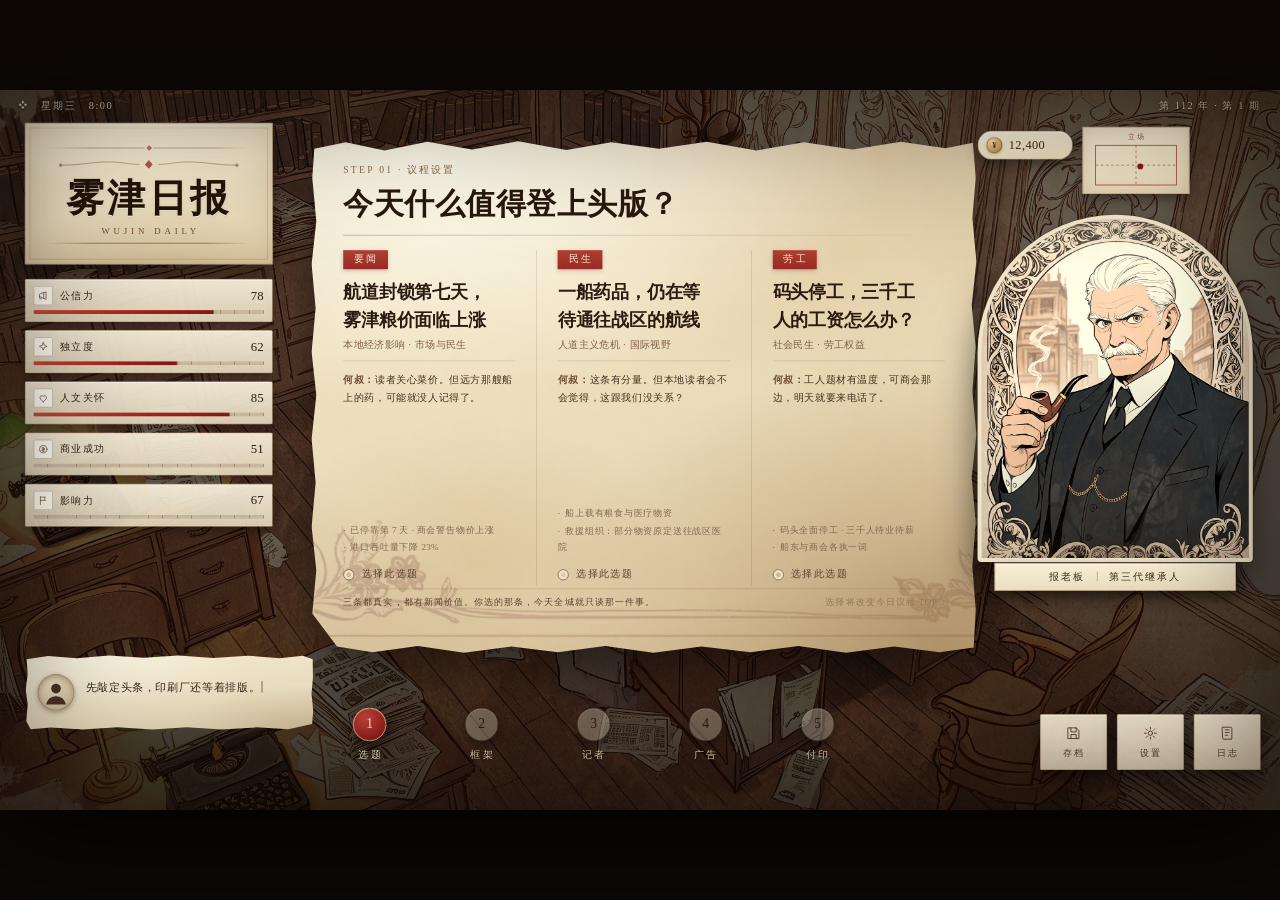
<file: proto/index.html>
<!DOCTYPE html>
<html lang="zh-CN">
<head>
<meta charset="UTF-8">
<meta name="viewport" content="width=device-width, initial-scale=1.0">
<title>雾津日报 · 编辑部版面</title>
<link rel="stylesheet" href="ui.css">
<link rel="stylesheet" href="report.css">
<link rel="stylesheet" href="mobile.css">
</head>
<body>

<div id="stage">

  <!-- 背景 -->
  <div class="bg"></div>
  <div class="bg-shade"></div>
  <div class="grain"></div>

  <!-- 顶部两角小字 -->
  <div class="corner corner-left">❖　星期三　8:00</div>
  <div class="corner corner-right">第 112 年 · 第 1 期</div>

  <!-- ============ 左：报头 + 五维 ============ -->
  <aside class="left-col">
    <div class="masthead">
      <div class="mh-rule"></div>
      <svg class="mh-orn" viewBox="0 0 240 20" aria-hidden="true">
        <path d="M8 11c30 0 42-5 66-4 16 .7 22 3 34 3"/>
        <path d="M232 11c-30 0-42-5-66-4-16 .7-22 3-34 3"/>
        <path d="M120 4.5l5 5.5-5 5.5-5-5.5z"/>
        <circle cx="8" cy="11" r="1.6"/><circle cx="232" cy="11" r="1.6"/>
      </svg>
      <h1 class="mh-name">雾津日报</h1>
      <div class="mh-en">WUJIN&nbsp;DAILY</div>
      <div class="mh-rule bottom"></div>
    </div>
    <div class="stats" id="stats"></div>
  </aside>

  <!-- ============ 中：主面板 ============ -->
  <section class="panel">
    <div class="sheet"></div>
    <div class="panel-inner" id="panelInner"></div>
  </section>

  <!-- ============ 右：现金 / 罗盘 / 立绘 ============ -->
  <aside class="right-col">
    <div class="money-row">
      <div class="cash" id="cashBox">
        <span class="coin">¥</span><span class="cash-num" id="cashNum">12,400</span>
      </div>
      <div class="compass">
        <div class="compass-label">立场</div>
        <svg viewBox="0 0 100 52" class="compass-svg">
          <rect x="3" y="3" width="94" height="46" fill="none" stroke="#a8433a" stroke-width="1.1" opacity=".85"/>
          <path d="M50 3V49M3 26H97" stroke="#a8433a" stroke-width="1" stroke-dasharray="3 3" opacity=".7"/>
          <circle id="compassDot" cx="50" cy="26" r="3.4" fill="#7d1a17"/>
        </svg>
      </div>
    </div>

    <div class="portrait-card">
      <div class="portrait">
        <img src="assets/portrait.jpg" alt="报老板">
      </div>
      <div class="nameplate"><span>报老板</span><i></i><span>第三代继承人</span></div>
    </div>
  </aside>

  <!-- ============ 底部台词 ============ -->
  <div class="dialogue">
    <div class="avatar">
      <svg viewBox="0 0 40 40" aria-hidden="true">
        <circle cx="20" cy="15" r="6.4" fill="#4a3323"/>
        <path d="M7 36c1.6-7.4 6.6-11 13-11s11.4 3.6 13 11z" fill="#4a3323"/>
      </svg>
    </div>
    <div class="line" id="line"></div>
  </div>

  <!-- ============ 五步节点 ============ -->
  <nav class="steps" id="steps">
    <div class="step" data-step="0"><span class="num">1</span><span class="cap">选题</span></div>
    <div class="step" data-step="1"><span class="num">2</span><span class="cap">框架</span></div>
    <div class="step" data-step="2"><span class="num">3</span><span class="cap">记者</span></div>
    <div class="step" data-step="3"><span class="num">4</span><span class="cap">广告</span></div>
    <div class="step" data-step="4"><span class="num">5</span><span class="cap">付印</span></div>
  </nav>

  <!-- ============ 右下工具 ============ -->
  <div class="tools">
    <button class="tool" id="btnSave">
      <svg viewBox="0 0 24 24"><path d="M4 4h12l4 4v12H4z"/><path d="M8 4v6h8V4"/><path d="M8 20v-6h8v6"/></svg>
      <span>存档</span>
    </button>
    <button class="tool" id="btnSetting">
      <svg viewBox="0 0 24 24"><circle cx="12" cy="12" r="3.2"/><path d="M12 3v3M12 18v3M3 12h3M18 12h3M5.6 5.6l2.1 2.1M16.3 16.3l2.1 2.1M18.4 5.6l-2.1 2.1M7.7 16.3l-2.1 2.1"/></svg>
      <span>设置</span>
    </button>
    <button class="tool" id="btnLog">
      <svg viewBox="0 0 24 24"><path d="M5 3h12a2 2 0 0 1 2 2v16H7a2 2 0 0 1-2-2z"/><path d="M9 7h6M9 11h6M9 15h4"/></svg>
      <span>日志</span>
    </button>
  </div>

  <!-- 2 秒反馈条 -->
  <div class="toast" id="toast"></div>

  <!-- 日志浮层 -->
  <div class="overlay" id="overlay">
    <div class="overlay-card">
      <div class="overlay-head">
        <span class="step-eyebrow">编辑部日志 · LOG</span>
        <button class="overlay-close" id="overlayClose">×</button>
      </div>
      <div class="overlay-body" id="logBody"></div>
    </div>
  </div>

</div>


<!-- ================= 终版 · 媒体画像（结算） ================= -->
<div id="reportLayer">
  <div id="rlStage">
    <div class="rl-bg"></div>
    <div class="rl-warm"></div>
    <div class="rl-vignette"></div>
    <div class="rl-bottom"></div>
    <div class="rl-grain"></div>

    <svg width="0" height="0" style="position:absolute" aria-hidden="true">
      <filter id="rlRough" x="-8%" y="-8%" width="116%" height="116%">
        <feTurbulence type="fractalNoise" baseFrequency="0.014" numOctaves="3" seed="9" result="n"/>
        <feDisplacementMap in="SourceGraphic" in2="n" scale="7" xChannelSelector="R" yChannelSelector="G"/>
      </filter>
    </svg>

    <div class="rl-topbar">
      <div class="l">
        <svg class="sun" viewBox="0 0 24 24" fill="none" stroke="#f3e2c0" stroke-width="1.4">
          <circle cx="12" cy="10" r="4.2"/>
          <path d="M12 3.2V1M12 19v-2M3.2 10H1M23 10h-2.2M5.6 3.6L4.2 2.2M19.8 17.8l-1.4-1.4M18.4 3.6l1.4-1.4M4.2 17.8l1.4-1.4"/>
          <path d="M6 17h9a3 3 0 0 0 0-6H9a3 3 0 0 1 0-6" stroke-linecap="round"/>
        </svg>
        <span>民国十三年　三月十九日</span>
      </div>
      <div class="r" id="rlIssue">第 112 年 · 第 1 期 · 已付印</div>
    </div>
    <div class="rl-hairline"></div>

    <div class="rl-masthead">
      <div class="plate rl-chip"></div>
      <img src="assets/report-logo.png" alt="雾津日报">
    </div>

    <div class="rl-rail" id="rlRail"></div>

    <div class="rl-cash rl-chip">
      <span class="coin">¥</span>
      <span class="num"><b>账上</b><span id="rlCashNum">12,400</span></span>
    </div>

    <div class="rl-sealpad rl-chip">
      <div class="rl-seal" id="rlSeal">已<br>付印</div>
    </div>

    <div class="rl-boss">
      <img src="assets/portrait_cutout.png" alt="报老板">
      <div class="tag rl-chip">报老板 · <em>第三代继承人</em></div>
    </div>

    <div class="rl-paper">
      <div class="rl-face"></div>
      <div class="rl-inner">
        <div class="rl-kicker">终版 · 媒体画像</div>
        <h1>报老板的一天</h1>
        <div class="rl-rule"></div>

        <div class="rl-rank">
          <span class="lb">报格</span>
          <span class="nm" id="rlRankName">地方良心</span>
          <span class="sub" id="rlRankSub">四轴居中</span>
        </div>
        <div class="rl-desc" id="rlRankDesc"></div>

        <div class="rl-charts">
          <div class="rl-chart">
            <svg id="rlRadar" width="400" height="292" viewBox="0 0 400 292"></svg>
            <div class="rl-cap" id="rlCapRadar"></div>
          </div>
          <div class="rl-chart">
            <svg id="rlQuad" width="400" height="292" viewBox="0 0 400 292"></svg>
            <div class="rl-cap" id="rlCapQuad"></div>
          </div>
        </div>

        <div class="rl-foot">
          <span id="rlFootLeft">三天 · 十八次签字 · 停印 0 次</span>
          <span>这一局没有标准答案，只有代价</span>
        </div>
      </div>
    </div>

    <div class="rl-bubble rl-chip">
      <span class="mark">“</span>
      <span id="rlQuote"></span>
      <span class="attr">——《雾津市志 · 报业卷》，1937</span>
    </div>

    <div class="rl-replay" id="rlDays"></div>

    <div class="rl-tools">
      <button class="rl-tool" id="rlBtnCard">
        <span class="rl-chip"></span>
        <svg viewBox="0 0 24 24"><path d="M4 7h16v13H4z"/><path d="M7 7V4h10v3"/><path d="M9 13h6"/></svg>
        <span class="lb">名片</span>
      </button>
      <button class="rl-tool" id="rlBtnAgain">
        <span class="rl-chip"></span>
        <svg viewBox="0 0 24 24"><path d="M4 12a8 8 0 1 1 2.4 5.7"/><path d="M4 20v-5h5"/></svg>
        <span class="lb">再当一天</span>
      </button>
      <button class="rl-tool" id="rlBtnShare">
        <span class="rl-chip"></span>
        <svg viewBox="0 0 24 24"><circle cx="6" cy="12" r="2.4"/><circle cx="17" cy="6" r="2.4"/><circle cx="17" cy="18" r="2.4"/><path d="M8.2 10.9l6.6-3.7M8.2 13.1l6.6 3.7"/></svg>
        <span class="lb">分享</span>
      </button>
    </div>
  </div>
</div>

<script src="../src/data.js"></script>
<script src="../src/engine.js"></script>
<script src="final-report.js"></script>
<script src="app.js"></script>
</body>
</html>
</file>
<file: proto/ui.css>
/* =========================================================
   雾津日报 · 编辑部版面原型
   舞台 1600 × 900，JS 等比缩放
   ========================================================= */

:root{
  --serif: "Songti SC","STSong","Source Han Serif SC","Noto Serif SC","SimSun",serif;
  --num: Georgia,"Times New Roman",serif;
  --ink: #2b1b11;
  --ink-2: #4a3627;
  --ink-3: #7c5f45;
  --red: #a3231f;
  --red-2: #8d1c19;
  --paper: #efe4ca;
  --paper-2: #e3d3b0;
  --gold: #b0894f;
}

*{ box-sizing: border-box; }

html,body{
  margin:0; height:100%;
  background:#0d0805;
  overflow:hidden;
  font-family: var(--serif);
  -webkit-font-smoothing: antialiased;
}

/* ---------- 舞台 ---------- */
#stage{
  position:absolute; left:50%; top:50%;
  width:1600px; height:900px;
  transform-origin: 50% 50%;
  overflow:hidden;
  background:#1a1109;
  box-shadow: 0 40px 120px rgba(0,0,0,.8);
}
#stage::after{
  content:''; position:absolute; inset:0; pointer-events:none; z-index:60;
  box-shadow: inset 0 0 180px rgba(12,6,2,.55);
}

/* ---------- 背景 ---------- */
.bg{
  position:absolute; inset:-7%;
  background: url(assets/office.jpg) center/cover no-repeat;
  filter: brightness(.78) saturate(.96) contrast(1.04);
  animation: drift 52s ease-in-out infinite alternate;
}
@keyframes drift{
  from{ transform: scale(1.03) translate3d(-1%, -.6%, 0); }
  to  { transform: scale(1.08) translate3d(1.1%, .9%, 0); }
}
.bg-shade{
  position:absolute; inset:0; pointer-events:none;
  background:
    radial-gradient(72% 62% at 50% 42%, rgba(40,20,8,.05), rgba(16,8,3,.62) 100%),
    linear-gradient(180deg, rgba(52,30,12,.22), rgba(24,12,5,.34));
}
.grain{
  position:absolute; inset:0; pointer-events:none; opacity:.075; mix-blend-mode:overlay;
  background-image:url("data:image/svg+xml,%3Csvg xmlns='http://www.w3.org/2000/svg' width='160' height='160'%3E%3Cfilter id='n'%3E%3CfeTurbulence type='fractalNoise' baseFrequency='0.82' numOctaves='3'/%3E%3C/filter%3E%3Crect width='160' height='160' filter='url(%23n)'/%3E%3C/svg%3E");
}

/* ---------- 角标 ---------- */
.corner{
  position:absolute; top:11px; z-index:12;
  font-size:13px; letter-spacing:.14em; color:#efdfbe;
  text-shadow: 0 1px 3px rgba(0,0,0,.85), 0 0 1px rgba(0,0,0,.6);
  opacity:.9;
}
.corner-left{ left:22px; }
.corner-right{ right:24px; }

/* =========================================================
   左栏：报头
   ========================================================= */
.left-col{ position:absolute; left:31px; top:41px; width:310px; z-index:10; }

.masthead{
  position:relative;
  padding: 28px 20px 24px;
  background: linear-gradient(168deg, #f7ecd2 0%, #ecdfc0 55%, #e0d0ac 100%);
  border:1px solid rgba(96,66,40,.42);
  box-shadow:
    0 12px 26px rgba(10,5,2,.48),
    inset 0 0 44px rgba(150,110,60,.24),
    inset 0 1px 0 rgba(255,255,255,.6);
  text-align:center;
}
.masthead::before{
  content:''; position:absolute; inset:5px;
  border:1px solid rgba(120,85,50,.28);
  pointer-events:none;
}
.masthead::after{           /* 纸面暗角 */
  content:''; position:absolute; inset:0; pointer-events:none;
  background: radial-gradient(120% 90% at 50% 0%, rgba(255,252,235,.5), transparent 60%),
              radial-gradient(100% 100% at 50% 120%, rgba(140,100,55,.28), transparent 65%);
}

.mh-rule{
  position:relative; height:1px; margin: 2px 6px 10px;
  background: linear-gradient(90deg, transparent, rgba(120,85,50,.85) 22%, rgba(120,85,50,.85) 78%, transparent);
}
.mh-rule::after{
  content:''; position:absolute; left:50%; top:50%;
  width:5px; height:5px; margin:-2.5px 0 0 -2.5px;
  background:#a3231f; transform: rotate(45deg);
  box-shadow: 0 0 0 2px rgba(239,228,200,.9);
}
.mh-rule.bottom{ margin: 9px 6px 1px; }
.mh-rule.bottom::after{ display:none; }

.mh-orn{
  display:block; width: 236px; height: 20px; margin: 0 auto 6px;
  overflow:visible;
}
.mh-orn path, .mh-orn circle{ fill:none; stroke:#9a7750; stroke-width:1; }
.mh-orn path:nth-of-type(3){ fill:#a3231f; stroke:none; }
.mh-orn circle{ fill:#9a7750; }

.mh-name{
  position:relative; z-index:1;
  margin:0; font-size:47px; line-height:1.14;
  letter-spacing:.1em; font-weight:700; color:#221408;
  text-shadow: 0 1px 0 rgba(255,250,235,.85), 0 2px 3px rgba(80,50,20,.18);
}
.mh-en{
  position:relative; z-index:1;
  margin-top:7px;
  font-family: var(--num);
  font-size:11px; letter-spacing:.44em; color:#6d4a31;
  text-indent:.44em;
}

/* ---------- 五维 ---------- */
.stats{ margin-top:18px; display:grid; gap:10px; }

.stat{
  position:relative;
  display:grid;
  grid-template-columns: 24px 1fr auto;
  align-items:center;
  column-gap:9px;
  padding: 8px 10px 9px;
  background: linear-gradient(180deg, rgba(248,240,220,.94), rgba(232,220,193,.9));
  border:1px solid rgba(112,80,48,.44);
  border-radius:2px;
  box-shadow: 0 4px 12px rgba(8,4,2,.34), inset 0 1px 0 rgba(255,255,255,.6);
  transition: transform .22s ease, box-shadow .22s ease;
}
.stat:hover{ transform: translateX(3px); box-shadow: 0 8px 18px rgba(8,4,2,.44), inset 0 1px 0 rgba(255,255,255,.6); }

.stat .ico{
  width:24px; height:24px;
  display:grid; place-items:center;
  background:#fffdf2;
  border:1px solid rgba(120,85,50,.32);
  border-radius:2px;
  color:#5b3a26;
}
.stat .ico svg{ width:14px; height:14px; fill:none; stroke:currentColor; stroke-width:1.4; stroke-linecap:round; stroke-linejoin:round; }

.stat .name{ font-size:13px; letter-spacing:.1em; color:#322219; }
.stat .val{
  font-family: var(--num); font-size:16px; color:#2b1b11;
  min-width:26px; text-align:right; letter-spacing:.02em;
}
.stat .val.bump{ animation: bump .5s ease; }
@keyframes bump{ 0%{ transform:scale(1);} 45%{ transform:scale(1.22); color:#a3231f;} 100%{ transform:scale(1);} }

.stat .bar{
  grid-column: 1 / -1;
  position:relative;
  height:5px; margin-top:6px;
  background:
    repeating-linear-gradient(90deg, transparent 0 17px, rgba(70,42,22,.28) 17px 18px),
    rgba(120,82,50,.2);
  border-radius:1px;
  overflow:hidden;
}
.stat .bar i{
  display:block; height:100%; width:0;
  background: linear-gradient(90deg, #c04a35, #a3231f 55%, #7d1a17);
  box-shadow: inset 0 1px 0 rgba(255,150,120,.25), 0 0 6px rgba(140,25,20,.4);
  transition: width 1.05s cubic-bezier(.22,.9,.24,1);
}

/* =========================================================
   中央羊皮纸面板
   ========================================================= */
.panel{
  position:absolute; left:387px; top:62px;
  width:836px; height:644px;
  z-index:8;
  filter: drop-shadow(0 26px 40px rgba(6,3,1,.6));
}

.sheet{
  position:absolute; inset:0;
  background: linear-gradient(158deg,#f2e7cd 0%, #ecdfc0 46%, #e2d1ac 100%);
  clip-path: polygon(
    0.7% 1.8%, 5.4% 0.5%, 11.2% 2.1%, 17.6% 0.4%, 24.3% 1.9%, 31.2% 0.3%,
    38.4% 2.0%, 45.1% 0.5%, 52.2% 1.8%, 59.4% 0.4%, 66.8% 2.1%, 73.9% 0.5%,
    81.2% 1.9%, 88.4% 0.4%, 95.1% 1.7%, 99.2% 0.6%,
    99.6% 7.4%, 99.1% 15.2%, 99.7% 23.6%, 99.0% 32.1%, 99.6% 40.4%,
    99.1% 48.8%, 99.7% 57.2%, 99.0% 65.6%, 99.6% 74.2%, 99.1% 82.8%,
    99.6% 91.2%, 99.3% 98.6%,
    94.2% 99.5%, 87.4% 98.4%, 80.2% 99.6%, 73.1% 98.3%, 65.9% 99.5%,
    58.6% 98.4%, 51.4% 99.6%, 44.2% 98.3%, 37.1% 99.5%, 30.2% 98.4%,
    23.1% 99.6%, 16.2% 98.3%, 9.4% 99.5%, 4.1% 98.4%,
    0.4% 92.0%, 1.0% 83.6%, 0.3% 75.1%, 0.9% 66.6%, 0.3% 58.1%,
    1.0% 49.6%, 0.3% 41.2%, 0.9% 32.7%, 0.3% 24.2%, 1.0% 15.8%, 0.4% 7.4%
  );
}
.sheet::before{
  content:''; position:absolute; inset:0;
  background: url(assets/panel.jpg) center / 200% no-repeat;
  opacity:.2; mix-blend-mode: multiply;
}
.sheet::after{
  content:''; position:absolute; inset:0;
  background:
    radial-gradient(120% 80% at 16% 4%, rgba(255,253,240,.92), transparent 58%),
    radial-gradient(100% 90% at 94% 98%, rgba(128,88,44,.42), transparent 62%),
    radial-gradient(60% 45% at 78% 18%, rgba(176,132,74,.16), transparent 70%),
    radial-gradient(45% 40% at 24% 82%, rgba(160,116,62,.18), transparent 70%),
    radial-gradient(90% 72% at 50% 50%, transparent 56%, rgba(110,74,38,.2) 100%);
}

.panel-inner{
  position:absolute; inset:0; z-index:2;
  padding: 30px 42px 58px;
  display:flex; flex-direction:column;
  overflow:hidden;
  color: var(--ink);
}

.step-eyebrow{
  font-family: var(--num);
  font-size:12px; letter-spacing:.24em; color:#8a6a49;
  text-transform: uppercase;
}
.step-title{
  margin: 10px 0 14px;
  font-size:37px; line-height:1.3; font-weight:700; letter-spacing:.03em;
  color:#28180e;
}
.step-title .ch{ display:inline-block; opacity:0; animation: charIn .55s cubic-bezier(.2,.8,.3,1) both; }
@keyframes charIn{
  from{ opacity:0; transform: translateY(12px); filter: blur(4px); }
  to  { opacity:1; transform:none; filter:none; }
}
.rule{
  height:1px;
  background: linear-gradient(90deg, rgba(80,50,30,.34), rgba(80,50,30,.14) 70%, transparent);
}

/* ---------- 三列选项 ---------- */
.options{ flex:1; display:flex; margin-top:18px; min-height:0; }
.opt{
  position:relative;
  flex:1; min-width:0;
  padding: 0 26px;
  display:flex; flex-direction:column;
  cursor:pointer;
  animation: riseIn .6s both;
  transition: opacity .3s ease, filter .3s ease;
}
.opt:nth-child(1){ animation-delay:.20s; }
.opt:nth-child(2){ animation-delay:.30s; }
.opt:nth-child(3){ animation-delay:.40s; }
.opt + .opt{ border-left:1px solid rgba(80,50,30,.16); }
.opt:first-child{ padding-left:0; }
.opt:last-child{ padding-right:0; }

.opt::before{
  content:''; position:absolute; left:-12px; right:-12px; top:-16px; bottom:-8px;
  background: linear-gradient(180deg, rgba(255,250,232,.62), rgba(255,250,232,0) 72%);
  border-radius:3px; opacity:0; transition: opacity .35s ease;
  pointer-events:none;
}
.opt:hover::before{ opacity:1; }

.opt-tab{
  align-self:flex-start;
  background: linear-gradient(180deg,#af4034,#992a24);
  color:#f8eed8;
  font-size:12.5px; letter-spacing:.2em; text-indent:.2em;
  padding: 3px 11px 4px;
  box-shadow: 0 2px 6px rgba(100,25,20,.3), inset 0 1px 0 rgba(255,190,160,.25);
}
.opt-title{
  margin: 12px 0 0;
  font-size:22px; line-height:1.58; font-weight:700; letter-spacing:.01em;
  color:#2a1a10;
  min-height: 66px;
  transition: transform .3s ease, color .3s ease;
}
.opt:hover .opt-title{ transform: translateY(-2px); color:#1d1008; }

.opt-sub{
  margin-top:5px; padding-bottom:10px;
  font-size:12px; letter-spacing:.08em; color:#7d6047;
  border-bottom:1px solid rgba(80,50,30,.2);
}
.opt-body{ flex:1; padding-top:12px; display:flex; flex-direction:column; min-height:0; }
.opt-quote{
  margin:0; font-size:12.5px; line-height:1.86; letter-spacing:.02em;
  color:#43301f;
}
.opt-quote b{ font-weight:700; color:#6d4a2f; }
.opt-facts{ margin-top:auto; padding-top:6px; display:flex; flex-direction:column; gap:1px; }
.opt-fact{
  font-size:11.5px; line-height:1.8; color:#83684f; letter-spacing:.02em;
}
.opt-fact::before{ content:'·'; margin-right:6px; color:#a8433a; }

.pick{
  margin-top:10px; padding:5px 0;
  display:flex; align-items:center; gap:9px;
  background:none; border:0; cursor:pointer;
  font-family: var(--serif); font-size:12.5px; letter-spacing:.1em;
  color:#5b4331; text-align:left;
  transition: color .25s ease;
}
.pick .radio{
  width:14px; height:14px; flex:none; border-radius:50%;
  border:1.2px solid #8a6a4a;
  box-shadow: inset 0 0 0 3px #efe4c8;
  transition: border-color .25s, box-shadow .25s, background .25s;
}
.opt:hover .pick{ color:#8d1c19; }
.opt:hover .pick .radio{ border-color:#a3231f; box-shadow: inset 0 0 0 3px #efe4c8, 0 0 0 3px rgba(163,35,31,.12); }

/* 已选用 */
.opt.chosen::before{ opacity:1; }
.opt.chosen .opt-tab{ background: linear-gradient(180deg,#7d1a17,#5f100e); }
.opt.chosen .pick .radio{
  border-color:#7d1a17; background:#a3231f;
  box-shadow: inset 0 0 0 3px #f0e5c9, 0 0 0 3px rgba(163,35,31,.16);
}
.opt.chosen::after{
  content:'已采用';
  position:absolute; right: 14px; bottom: 42px;
  font-size:19px; letter-spacing:.16em; text-indent:.16em;
  color: rgba(163,35,31,.92);
  border: 2px solid rgba(163,35,31,.85);
  border-radius:2px;
  padding: 3px 9px 4px;
  transform: rotate(-11deg);
  background: rgba(245,235,212,.35);
  box-shadow: inset 0 0 12px rgba(163,35,31,.12);
  animation: stamp .5s cubic-bezier(.2,1.5,.4,1) both;
  pointer-events:none;
}
@keyframes stamp{
  0%{ opacity:0; transform: rotate(-24deg) scale(1.7); }
  60%{ opacity:1; }
  100%{ opacity:1; transform: rotate(-11deg) scale(1); }
}
.opt.dim{ opacity:.42; filter: saturate(.65); }

/* ---------- 面板脚 ---------- */
.panel-foot{
  display:flex; justify-content:space-between; align-items:flex-end; gap:24px;
  margin-top:4px; padding-top:9px;
  border-top:1px solid rgba(80,50,30,.18);
  font-size:11.5px; letter-spacing:.05em; color:#5d4230;
}
.panel-foot span:first-child{ flex:1; min-width:0; white-space:nowrap; overflow:hidden; text-overflow:ellipsis; }
.panel-foot span:last-child{ text-align:right; white-space:nowrap; color:#94765a; }

/* =========================================================
   右栏
   ========================================================= */
.right-col{ position:absolute; left:1222px; top:46px; width:356px; z-index:10; }

.money-row{ display:flex; gap:12px; align-items:flex-start; }
.cash{
  margin-top:5px;
  display:flex; align-items:center; gap:8px;
  padding: 7px 17px 7px 10px;
  background: linear-gradient(170deg, #f8efd9, #e8dab9);
  border:1px solid rgba(110,80,50,.44);
  border-radius: 100px;
  box-shadow: 0 6px 14px rgba(8,4,2,.4), inset 0 1px 0 rgba(255,255,255,.7);
}
.cash .coin{
  width:20px; height:20px; flex:none; border-radius:50%;
  display:grid; place-items:center;
  background: radial-gradient(circle at 32% 28%, #f4dfa8, #c9a15c 60%, #9a7538);
  color:#5a3c12; font-family: var(--num); font-size:11px; font-weight:700;
  box-shadow: inset 0 0 0 1px rgba(120,85,35,.5), 0 1px 3px rgba(0,0,0,.3);
}
.cash-num{
  font-family: var(--num); font-size:15.5px; letter-spacing:.03em; color:#3a2919;
  min-width: 62px;
}
.cash.flash{ animation: cashFlash .55s ease; }
@keyframes cashFlash{
  0%{ box-shadow: 0 0 0 0 rgba(255,215,150,.75), 0 6px 14px rgba(8,4,2,.4); }
  100%{ box-shadow: 0 0 0 16px rgba(255,215,150,0), 0 6px 14px rgba(8,4,2,.4); }
}

.compass{
  width:134px; height:84px;
  padding:5px 7px 4px;
  background: linear-gradient(168deg,#f7edd6,#e8dab8);
  border:1px solid rgba(110,80,50,.44);
  box-shadow: 0 6px 14px rgba(8,4,2,.4), inset 0 0 20px rgba(150,110,60,.2);
}
.compass-label{
  font-size:9px; letter-spacing:.36em; text-indent:.36em;
  color:#8d5a45; text-align:center; margin-bottom:1px;
}
.compass-svg{ width:100%; height:56px; display:block; }
#compassDot{ transition: cx .7s cubic-bezier(.2,.9,.2,1), cy .7s cubic-bezier(.2,.9,.2,1); }

.portrait-card{ position:relative; margin-top:26px; width:344px; height:470px; }
.portrait{
  position:absolute; left:0; right:0; top:0; bottom:36px;
  border-radius: 176px 176px 5px 5px;
  overflow:hidden;
  border:5px solid #efe3c8;
  background:#dccdab;
  box-shadow:
    0 24px 48px rgba(4,2,1,.62),
    0 0 0 1px rgba(90,60,35,.5),
    inset 0 0 60px rgba(60,30,10,.4);
}
.portrait img{
  width:100%; height:100%; object-fit:cover; object-position: 50% 10%;
  filter: sepia(.12) saturate(.95) contrast(1.04);
}
.portrait::after{
  content:''; position:absolute; inset:0;
  background: radial-gradient(80% 60% at 50% 6%, rgba(255,248,225,.28), transparent 60%),
              radial-gradient(100% 100% at 50% 100%, rgba(40,20,8,.35), transparent 62%);
  box-shadow: inset 0 0 40px rgba(50,25,10,.35);
  pointer-events:none;
}
.nameplate{
  position:absolute; left:50%; bottom:0; transform:translateX(-50%);
  width:302px;
  padding: 7px 0 8px;
  display:flex; align-items:center; justify-content:center; gap:14px;
  background: linear-gradient(178deg,#f8efd8,#e7d9b8);
  border:1px solid rgba(110,80,50,.46);
  box-shadow: 0 8px 16px rgba(4,2,1,.5), inset 0 1px 0 rgba(255,255,255,.6);
  font-size:13px; letter-spacing:.16em; color:#3a2919;
}
.nameplate i{ width:1px; height:12px; background:rgba(90,60,35,.42); }

/* =========================================================
   底部台词
   ========================================================= */
.dialogue{
  position:absolute; left:31px; top:706px;
  width:362px; height:94px;
  z-index:14;
  display:flex; align-items:center; gap:14px;
  padding: 12px 26px 12px 16px;
  background: linear-gradient(172deg,#f5ebd3 0%, #ece0c2 60%, #e3d4b1 100%);
  clip-path: polygon(
    0.6% 6%, 8% 1.5%, 18% 4.5%, 29% 1%, 41% 4%, 53% 0.8%, 65% 4.2%,
    77% 1.2%, 88% 4.6%, 96% 1.4%, 99.4% 6%,
    99.5% 30%, 99% 52%, 99.6% 74%, 99.2% 92%,
    91% 99%, 80% 96.5%, 68% 99.4%, 56% 96.2%, 44% 99.5%, 32% 96.4%,
    20% 99.4%, 9% 96.6%, 2% 99%, 0.5% 88%,
    1% 66%, 0.3% 46%, 1% 26%
  );
  filter: drop-shadow(0 12px 20px rgba(5,2,1,.5));
}
.dialogue::after{
  content:''; position:absolute; inset:0; pointer-events:none;
  background: radial-gradient(90% 120% at 20% 0%, rgba(255,252,238,.55), transparent 65%),
              radial-gradient(80% 100% at 100% 100%, rgba(140,100,55,.22), transparent 60%);
}
.avatar{
  position:relative; z-index:1;
  width:46px; height:46px; flex:none; border-radius:50%;
  display:grid; place-items:center;
  background: radial-gradient(circle at 38% 30%, #f0e6cc, #cdbb96);
  border:1px solid rgba(96,66,40,.45);
  box-shadow: inset 0 2px 7px rgba(120,90,50,.4), 0 2px 6px rgba(0,0,0,.3);
}
.avatar svg{ width:38px; height:38px; }
.line{
  position:relative; z-index:1;
  font-size:14px; line-height:1.78; letter-spacing:.04em; color:#37251a;
  min-height: 2.6em;
}
.line.caret::after{
  content:''; display:inline-block; width:1px; height:1em; margin-left:2px;
  background:#6b4a32; vertical-align:-2px;
  animation: blink 1s steps(1) infinite;
}
@keyframes blink{ 0%,49%{ opacity:1 } 50%,100%{ opacity:0 } }

/* =========================================================
   五步节点
   ========================================================= */
.steps{
  position:absolute; left:392px; top:772px; width:700px;
  display:flex; z-index:12;
}
.step{ flex:1; display:flex; flex-direction:column; align-items:center; gap:9px; }
.step .num{
  width:42px; height:42px; border-radius:50%;
  display:grid; place-items:center;
  font-family: var(--num); font-size:17px;
  color:#2b1b11;
  border:1.5px solid rgba(34,20,10,.66);
  background: rgba(238,226,198,.34);
  box-shadow: 0 4px 10px rgba(0,0,0,.35), inset 0 1px 0 rgba(255,255,255,.25);
  transition: all .35s ease;
}
.step .cap{
  font-size:12.5px; letter-spacing:.18em; text-indent:.18em;
  color:#e6d6b6; text-shadow: 0 1px 3px rgba(0,0,0,.85);
  transition: color .35s ease;
}
.step.active .num{
  background: radial-gradient(circle at 38% 30%, #c2453a, #8c1a17 78%);
  color:#f8eed7; border-color:#e2c48c;
  animation: pulse 2.3s ease-in-out infinite;
}
.step.active .cap{ color:#f6e7c6; }
.step.done .num{
  background: linear-gradient(180deg, rgba(163,35,31,.86), rgba(110,18,15,.9));
  color:#f0e1c4; border-color: rgba(226,196,140,.62);
}
.step.done .cap{ color:#cfbfa1; }
@keyframes pulse{
  0%,100%{ box-shadow: 0 0 0 3px rgba(163,35,31,.22), 0 6px 14px rgba(0,0,0,.45); }
  50%    { box-shadow: 0 0 0 10px rgba(163,35,31,0), 0 6px 14px rgba(0,0,0,.45); }
}

/* =========================================================
   右下工具
   ========================================================= */
.tools{ position:absolute; right:24px; top:780px; display:flex; gap:12px; z-index:12; }
.tool{
  width:84px; height:70px;
  display:flex; flex-direction:column; align-items:center; justify-content:center; gap:7px;
  background: linear-gradient(172deg, rgba(247,237,215,.95), rgba(226,212,182,.92));
  border:1px solid rgba(110,80,50,.5);
  border-radius:2px;
  box-shadow: 0 9px 18px rgba(4,2,1,.45), inset 0 1px 0 rgba(255,255,255,.6);
  cursor:pointer; color:#4a3524;
  transition: transform .18s ease, box-shadow .18s ease, background .18s ease;
}
.tool:hover{ transform: translateY(-3px); box-shadow: 0 15px 24px rgba(4,2,1,.55), inset 0 1px 0 rgba(255,255,255,.65); }
.tool:active{ transform: translateY(0); }
.tool svg{
  width:20px; height:20px; fill:none; stroke:currentColor; stroke-width:1.3;
  stroke-linecap:round; stroke-linejoin:round;
}
.tool span{ font-size:11.5px; letter-spacing:.16em; text-indent:.16em; }

/* =========================================================
   2 秒反馈条
   ========================================================= */
.toast{
  position:absolute; left:50%; top:658px;
  transform: translate(-50%, 10px);
  z-index:40;
  padding: 10px 26px;
  background: rgba(36,24,16,.94);
  border:1px solid rgba(200,165,115,.3);
  border-radius:2px;
  box-shadow: 0 12px 34px rgba(0,0,0,.55), inset 0 1px 0 rgba(255,240,210,.12);
  color:#e9dbc0; font-size:13.5px; letter-spacing:.07em; white-space:nowrap;
  opacity:0; pointer-events:none;
  transition: opacity .3s ease, transform .3s ease;
}
.toast.show{ opacity:1; transform: translate(-50%, 0); }
.toast .kv em{ font-style:normal; color:#c2ab84; margin-right:5px; }
.toast .dot{ margin: 0 9px; color:#6f5a41; }
.toast .toast-line{ font-style:italic; letter-spacing:.05em; color:#f2e5c8; }

/* =========================================================
   日志浮层
   ========================================================= */
.overlay{
  position:absolute; inset:0; z-index:70;
  display:grid; place-items:center;
  background: rgba(10,6,3,.7);
  backdrop-filter: blur(3px);
  opacity:0; pointer-events:none; transition: opacity .28s ease;
}
.overlay.open{ opacity:1; pointer-events:auto; }
.overlay-card{
  width:760px; max-height:620px;
  display:flex; flex-direction:column;
  padding: 24px 30px 20px;
  background: linear-gradient(168deg,#f6ecd4,#e8dab9 70%,#e0d0ab);
  border:1px solid rgba(110,80,50,.5);
  box-shadow: 0 30px 70px rgba(0,0,0,.65), inset 0 0 60px rgba(150,110,60,.2);
  transform: translateY(14px); transition: transform .3s cubic-bezier(.2,.9,.2,1);
}
.overlay.open .overlay-card{ transform:none; }
.overlay-head{
  display:flex; justify-content:space-between; align-items:center;
  padding-bottom:12px; border-bottom:1px solid rgba(80,50,30,.24);
}
.overlay-close{
  background:none; border:0; cursor:pointer;
  font-family: var(--num); font-size:26px; line-height:1;
  color:#5b4331; padding:0 4px;
}
.overlay-close:hover{ color:#a3231f; }
.overlay-body{ overflow-y:auto; padding-top:6px; }
.log-item{ padding:10px 2px; border-bottom:1px dashed rgba(90,60,35,.26); }
.log-item:last-child{ border-bottom:0; }
.log-item .meta{ font-size:10.5px; letter-spacing:.14em; color:#8a6a4a; margin-bottom:3px; }
.log-item .what{ font-size:13px; line-height:1.65; color:#3f2d1e; }
.log-item .chg{ font-family: var(--num); font-size:12px; color:#8d1c19; margin-top:3px; }
.log-empty{ padding:40px 0; text-align:center; color:#8a6a4a; font-size:13px; letter-spacing:.1em; }

/* =========================================================
   起印 / 结算卡
   ========================================================= */
.end-wrap{
  flex:1; display:flex; flex-direction:column; justify-content:center;
  padding: 0 26px;
  animation: riseIn .6s both;
}
.end-wrap .step-title{ margin-bottom:10px; }
.printed{
  margin: 14px 0 18px; padding: 18px 0;
  border-top:1px double rgba(80,50,30,.4);
  border-bottom:1px double rgba(80,50,30,.4);
  font-size:30px; line-height:1.5; font-weight:700; color:#241408;
  letter-spacing:.02em;
}
.end-note{ font-size:13px; line-height:1.95; color:#5c4533; max-width:560px; }
.btn-next{
  align-self:flex-start;
  margin-top:24px; padding: 10px 28px;
  font-family: var(--serif); font-size:13.5px; letter-spacing:.16em;
  color:#f8eed8;
  background: linear-gradient(180deg,#a83a30,#7d1a17);
  border:1px solid rgba(226,196,140,.5);
  box-shadow: 0 8px 18px rgba(60,10,8,.35), inset 0 1px 0 rgba(255,190,160,.3);
  cursor:pointer;
  transition: transform .18s ease, box-shadow .18s ease;
}
.btn-next:hover{ transform: translateY(-2px); box-shadow: 0 14px 24px rgba(60,10,8,.45), inset 0 1px 0 rgba(255,190,160,.35); }

/* ---------- 通用入场 ---------- */
@keyframes riseIn{
  from{ opacity:0; transform: translateY(16px); }
  to  { opacity:1; transform:none; }
}
.panel-inner.in .step-eyebrow{ animation: riseIn .5s both; }
.panel-inner.in .step-title{ animation: riseIn .55s .05s both; }
.panel-inner.in .rule{ animation: riseIn .6s .1s both; }
.panel-inner.in .panel-foot{ animation: riseIn .6s .46s both; }

/* ---------- 窄屏兜底 ---------- */
@media (max-width: 900px){
  body{ overflow:auto; }
}

/* 尊重系统「减少动态效果」：直接呈现终态 */
@media (prefers-reduced-motion: reduce){
  *, *::before, *::after{
    animation: none !important;
    transition-duration: .01ms !important;
  }
}
</file>
<file: proto/report.css>
/* =========================================================
   终版 · 媒体画像（结算页）
   舞台 1920 × 1080，JS 等比缩放；纸面沿用编辑部的渐变 + panel 纹理
   ========================================================= */

#reportLayer{
  position:fixed; inset:0; z-index:300;
  background:#0d0805;
  display:none;
}
#reportLayer.open{ display:block; }

#rlStage{
  position:absolute; left:50%; top:50%;
  width:1920px; height:1080px;
  transform: translate(-50%,-50%) scale(var(--rls,1));
  transform-origin:50% 50%;
  overflow:hidden;
}

/* ---------- 背景 ---------- */
#reportLayer .rl-bg{
  position:absolute; inset:-6%;
  background:url(assets/office.jpg) center/cover no-repeat;
  filter:brightness(.78) saturate(.96) contrast(1.04);
  animation: rlDrift 52s ease-in-out infinite alternate;
}
@keyframes rlDrift{
  from{ transform:scale(1.03) translate3d(-1%,-.6%,0); }
  to  { transform:scale(1.08) translate3d(1.1%,.9%,0); }
}
#reportLayer .rl-warm{
  position:absolute; inset:0; pointer-events:none;
  background:
    radial-gradient(900px 680px at 10% 44%, rgba(255,196,104,.24), transparent 62%),
    radial-gradient(72% 62% at 50% 42%, rgba(40,20,8,.05), rgba(16,8,3,.6) 100%),
    linear-gradient(180deg, rgba(52,30,12,.26), rgba(24,12,5,.4));
}
#reportLayer .rl-vignette{
  position:absolute; inset:0; pointer-events:none;
  box-shadow: inset 0 0 380px 110px rgba(28,15,5,.78);
}
#reportLayer .rl-bottom{
  position:absolute; left:0; right:0; bottom:0; height:300px; pointer-events:none;
  background:linear-gradient(180deg, transparent, rgba(22,12,4,.42) 55%, rgba(18,10,3,.6));
}
#reportLayer .rl-grain{
  position:absolute; inset:0; pointer-events:none; opacity:.075; mix-blend-mode:overlay;
  background-image:url("data:image/svg+xml,%3Csvg xmlns='http://www.w3.org/2000/svg' width='160' height='160'%3E%3Cfilter id='n'%3E%3CfeTurbulence type='fractalNoise' baseFrequency='0.82' numOctaves='3'/%3E%3C/filter%3E%3Crect width='160' height='160' filter='url(%23n)'/%3E%3C/svg%3E");
}

/* ---------- 纸片通用 ---------- */
#reportLayer .rl-chip{
  position:relative;
  background:linear-gradient(160deg,#f5ead1 0%, #ebdec0 55%, #e0cfa9 100%);
  filter:url(#rlRough);
  box-shadow:0 10px 20px rgba(20,10,4,.45);
}
#reportLayer .rl-chip::before{
  content:""; position:absolute; inset:0; pointer-events:none;
  background:url(assets/panel.jpg) center/180% no-repeat;
  opacity:.2; mix-blend-mode:multiply;
}
#reportLayer .rl-face{
  position:absolute; inset:0;
  background:linear-gradient(158deg,#f4e9d1 0%, #ecdfc0 46%, #e0cfa9 100%);
  filter:url(#rlRough);
  box-shadow:0 26px 48px rgba(18,9,3,.6), inset 0 1px 0 rgba(255,255,255,.5);
}
#reportLayer .rl-face::before{
  content:""; position:absolute; inset:0; pointer-events:none;
  background:url(assets/panel.jpg) center/200% no-repeat;
  opacity:.22; mix-blend-mode:multiply;
}
#reportLayer .rl-face::after{
  content:""; position:absolute; inset:0; pointer-events:none;
  background:
    radial-gradient(120% 80% at 16% 4%, rgba(255,253,240,.55), transparent 58%),
    radial-gradient(100% 90% at 94% 98%, rgba(128,88,44,.4), transparent 62%),
    radial-gradient(60% 45% at 78% 18%, rgba(176,132,74,.16), transparent 70%),
    radial-gradient(45% 40% at 24% 82%, rgba(160,116,62,.18), transparent 70%),
    radial-gradient(90% 72% at 50% 50%, transparent 56%, rgba(110,74,38,.2) 100%);
}

/* ---------- 顶部信息条 ---------- */
#reportLayer .rl-topbar{
  position:absolute; left:36px; right:36px; top:18px; height:34px;
  display:flex; justify-content:space-between; align-items:center;
  font-size:19px; letter-spacing:2px; color:#f2e2c4;
  text-shadow:0 2px 6px rgba(0,0,0,.8);
  z-index:6;
}
#reportLayer .rl-topbar .l{ display:flex; align-items:center; gap:12px; }
#reportLayer .rl-topbar .sun{ width:26px; height:26px; }
#reportLayer .rl-topbar .r{ letter-spacing:3px; }
#reportLayer .rl-hairline{
  position:absolute; left:36px; right:36px; top:52px; height:1px; z-index:6;
  background:linear-gradient(90deg, transparent, rgba(240,222,190,.5) 12%, rgba(240,222,190,.5) 88%, transparent);
}

/* ---------- 报头 ---------- */
#reportLayer .rl-masthead{ position:absolute; left:34px; top:56px; width:420px; height:236px; z-index:5; }
#reportLayer .rl-masthead .plate{ position:absolute; inset:0; transform:rotate(-.5deg); }
#reportLayer .rl-masthead img{
  position:absolute; left:8px; top:6px; width:404px;
  mix-blend-mode:multiply; opacity:.94;
  filter:contrast(1.06) saturate(.9);
}

/* ---------- 五维 ---------- */
#reportLayer .rl-rail{
  position:absolute; left:36px; top:322px; width:262px;
  display:flex; flex-direction:column; gap:9px; z-index:5;
}
#reportLayer .rl-stat{ height:82px; padding:11px 14px 10px 46px; transform:rotate(-.25deg); }
#reportLayer .rl-stat:nth-child(even){ transform:rotate(.3deg); }
#reportLayer .rl-stat .ico{
  position:absolute; left:13px; top:26px; width:24px; height:24px;
  fill:none; stroke:#6d2119; stroke-width:1.5; opacity:.9;
}
#reportLayer .rl-stat .top{ display:flex; justify-content:space-between; align-items:baseline; }
#reportLayer .rl-stat .name{ font-size:17px; letter-spacing:2px; color:#3a2a1b; }
#reportLayer .rl-stat .val{ font-size:22px; font-weight:700; letter-spacing:.5px; color:#6d2119; }
#reportLayer .rl-stat .bar{
  position:relative; height:9px; margin-top:9px;
  background:rgba(80,50,26,.16);
}
#reportLayer .rl-stat .bar i{
  position:absolute; left:0; top:0; bottom:0; display:block; width:var(--w,0%);
  background:linear-gradient(180deg,#8d3428,#6b1f18);
  box-shadow:0 1px 0 rgba(255,255,255,.18) inset;
}
#reportLayer .rl-stat .bar::after{
  content:""; position:absolute; inset:0;
  background-image:repeating-linear-gradient(90deg, transparent 0 23px, rgba(60,38,20,.26) 23px 24px);
}
#reportLayer .rl-stat.alert .val{ color:#8d1f18; }

/* ---------- 现金 / 印章 ---------- */
#reportLayer .rl-cash{
  position:absolute; left:1466px; top:60px; width:196px; height:50px; z-index:6;
  display:flex; align-items:center; gap:8px; padding:0 14px;
  transform:rotate(1deg);
}
#reportLayer .rl-cash .coin{
  width:22px; height:22px; border-radius:50%; flex:0 0 22px;
  border:2px solid #6d2119; display:flex; align-items:center; justify-content:center;
  font-size:12px; color:#6d2119;
}
#reportLayer .rl-cash .num{ font-size:21px; letter-spacing:1px; color:#33241a; font-weight:700; }
#reportLayer .rl-cash .num b{ font-weight:400; font-size:15px; color:#6d2119; margin-right:2px; }

#reportLayer .rl-sealpad{
  position:absolute; left:1700px; top:52px; width:174px; height:118px; z-index:6;
  transform:rotate(-1.4deg);
}
#reportLayer .rl-seal{
  position:absolute; left:47px; top:19px; width:80px; height:80px;
  border:4px double #96301f; border-radius:50%;
  display:flex; align-items:center; justify-content:center; text-align:center;
  color:#96301f; font-size:16px; font-weight:700; letter-spacing:3px; line-height:1.25;
  opacity:.8; transform:rotate(9deg);
}
#reportLayer .rl-sealpad .cap{
  position:absolute; left:0; right:0; bottom:6px; text-align:center;
  font-size:10px; letter-spacing:1.5px; color:#7a5a3c;
}

/* ---------- 立绘 ---------- */
#reportLayer .rl-boss{ position:absolute; left:1500px; top:128px; width:380px; z-index:4; }
#reportLayer .rl-boss::before{
  content:""; position:absolute; left:-70px; top:-40px; right:-70px; bottom:-30px;
  background:radial-gradient(closest-side, rgba(18,9,2,.55), transparent 78%);
  filter:blur(18px);
}
#reportLayer .rl-boss img{
  position:relative; display:block; width:380px;
  filter:sepia(.2) saturate(.92) contrast(1.06) brightness(.94) drop-shadow(0 16px 26px rgba(12,6,1,.65));
  -webkit-mask-image:linear-gradient(90deg, transparent 0, #000 2.2%, #000 97.8%, transparent 100%),
                     linear-gradient(180deg, transparent 0, #000 1.6%, #000 96%, transparent 100%);
  -webkit-mask-composite:source-in;
  mask-composite:intersect;
}
#reportLayer .rl-boss .tag{
  position:absolute; left:18px; bottom:-6px; width:300px; height:42px;
  display:flex; align-items:center; justify-content:center; gap:10px;
  font-size:16px; letter-spacing:2px; color:#3a2a1b;
  transform:rotate(-1.2deg); z-index:2;
}
#reportLayer .rl-boss .tag em{ font-style:normal; color:#6d2119; }

/* ---------- 终版纸 ---------- */
#reportLayer .rl-paper{
  position:absolute; left:470px; top:86px; width:980px; height:676px;
  transform:rotate(-.3deg); z-index:5;
}
#reportLayer .rl-inner{
  position:absolute; inset:0; padding:34px 44px 24px;
  display:flex; flex-direction:column;
}
#reportLayer .rl-kicker{
  font-size:14px; letter-spacing:4px; color:#7a2a22;
  display:flex; align-items:center; gap:12px;
}
#reportLayer .rl-kicker::after{ content:""; flex:1; height:1px; background:currentColor; opacity:.32; }
#reportLayer h1{
  margin:8px 0 0; font-size:44px; font-weight:700; letter-spacing:3px;
  color:#241a11; line-height:1.16;
  text-shadow:1px 1px 0 rgba(255,250,235,.5);
}
#reportLayer .rl-rule{
  margin-top:12px; height:4px;
  border-top:1px solid rgba(60,38,20,.55);
  border-bottom:1px solid rgba(60,38,20,.35);
}
#reportLayer .rl-rank{ margin-top:16px; display:flex; align-items:baseline; gap:16px; }
#reportLayer .rl-rank .lb{ font-size:13px; letter-spacing:4px; color:#7a2a22; }
#reportLayer .rl-rank .nm{ font-size:54px; font-weight:700; letter-spacing:5px; color:#241a11; line-height:1; }
#reportLayer .rl-rank .sub{ font-size:14px; letter-spacing:2px; color:#7a5a3c; }
#reportLayer .rl-desc{ margin-top:12px; font-size:14.5px; line-height:1.85; letter-spacing:.3px; color:#4a3826; }

#reportLayer .rl-charts{ display:flex; margin-top:6px; flex:1; }
#reportLayer .rl-chart{ flex:1; display:flex; flex-direction:column; align-items:center; }
#reportLayer .rl-chart + .rl-chart{ border-left:1px dashed rgba(70,45,24,.4); }
#reportLayer .rl-cap{
  margin-top:2px; font-size:13px; line-height:1.6; letter-spacing:.2px;
  color:#5b4630; text-align:center;
}
#reportLayer .rl-cap b{ color:#7a2a22; font-weight:700; }
#reportLayer .rl-foot{
  display:flex; justify-content:space-between; align-items:center;
  margin-top:8px; padding-top:9px;
  border-top:1px solid rgba(70,45,24,.28);
  font-size:13px; letter-spacing:2px; color:#5b4630;
}

/* ---------- 三十年后的引文 ---------- */
#reportLayer .rl-bubble{
  position:absolute; left:36px; top:824px; width:410px; height:150px; z-index:6;
  padding:14px 22px 12px 72px; transform:rotate(.6deg);
  display:flex; flex-direction:column; justify-content:center;
  font-size:14px; line-height:1.58; letter-spacing:.2px; color:#3a2a1a;
}
#reportLayer .rl-bubble .mark{
  position:absolute; left:18px; top:10px; font-size:58px; line-height:1; color:#8d3428; opacity:.5;
}
#reportLayer .rl-bubble .attr{ margin-top:5px; font-size:11.5px; letter-spacing:1.5px; color:#8a7357; }
#reportLayer .rl-bubble::after{
  content:""; position:absolute; right:-16px; bottom:26px; width:0; height:0;
  border-left:18px solid rgba(230,212,178,.95);
  border-top:12px solid transparent; border-bottom:12px solid transparent;
}

/* ---------- 三天里最关键的一步 ---------- */
#reportLayer .rl-replay{
  position:absolute; left:470px; top:838px; width:770px; height:110px;
  display:flex; gap:14px; z-index:6;
}
#reportLayer .rl-replay::before{
  content:""; position:absolute; left:-30px; right:-30px; top:-6px; bottom:-10px;
  background:radial-gradient(60% 80% at 50% 50%, rgba(16,8,2,.55), transparent 75%);
  filter:blur(16px);
}
#reportLayer .rl-day{
  position:relative; flex:1; padding:10px 14px 9px;
  transform:rotate(-.4deg);
}
#reportLayer .rl-day:nth-child(2){ transform:rotate(.35deg); }
#reportLayer .rl-day:nth-child(3){ transform:rotate(-.2deg); }
#reportLayer .rl-day .no{ font-size:12px; letter-spacing:3px; color:#7a2a22; }
#reportLayer .rl-day .act{
  margin-top:4px; font-size:14px; line-height:1.4; color:#2b2015; letter-spacing:.3px;
  display:-webkit-box; -webkit-line-clamp:2; -webkit-box-orient:vertical; overflow:hidden;
}
#reportLayer .rl-day .fb{
  margin-top:4px; font-size:11px; letter-spacing:.3px; color:#6a543a;
  white-space:nowrap; overflow:hidden; text-overflow:ellipsis;
}
#reportLayer .rl-day.void{ opacity:.78; }
#reportLayer .rl-day.void .act{ color:#6a543a; }

/* ---------- 右下工具 ---------- */
#reportLayer .rl-tools{
  position:absolute; left:1568px; top:846px; display:flex; gap:12px; z-index:6;
}
#reportLayer .rl-tool{
  width:96px; height:104px; border:0; padding:0; cursor:pointer;
  display:flex; flex-direction:column; align-items:center; justify-content:center; gap:9px;
  font-family:inherit; font-size:15px; letter-spacing:2px; color:#3a2a1b;
  background:transparent;
}
#reportLayer .rl-tool > .rl-chip{ position:absolute; inset:0; }
#reportLayer .rl-tool svg{
  position:relative; width:26px; height:26px;
  fill:none; stroke:#6d2119; stroke-width:1.6;
}
#reportLayer .rl-tool span{ position:relative; }
#reportLayer .rl-tool:nth-child(1) .rl-chip{ transform:rotate(-.6deg); }
#reportLayer .rl-tool:nth-child(2) .rl-chip{ transform:rotate(.5deg); }
#reportLayer .rl-tool:nth-child(3) .rl-chip{ transform:rotate(-.3deg); }
#reportLayer .rl-tool:hover .rl-chip{ box-shadow:0 14px 26px rgba(18,9,3,.6); }
#reportLayer .rl-tool:active{ transform:translateY(1px); }
</file>
<file: proto/mobile.css>
/* =========================================================
   手机端：保留 1600×900 / 1920×1080 桌面版式，只做两件事
   1. 竖屏时盖一层「请横屏」提示
   2. 横屏时按原有缩放逻辑铺满屏幕
   ========================================================= */

#rotateHint { display: none; }

@media (max-width: 900px) and (orientation: portrait) {
  #rotateHint {
    display: flex;
    position: fixed;
    inset: 0;
    z-index: 9999;
    flex-direction: column;
    align-items: center;
    justify-content: center;
    gap: 18px;
    padding: 32px 28px;
    text-align: center;
    background:
      radial-gradient(circle at 50% 42%, rgba(214,164,98,.16), transparent 62%),
      #120c08;
    color: #f2e4c8;
    font-family: "Songti SC", "Noto Serif SC", serif;
    -webkit-tap-highlight-color: transparent;
  }
  #rotateHint .rh-phone {
    width: 74px;
    height: 74px;
    color: #d8a55e;
    animation: rh-turn 2.6s ease-in-out infinite;
  }
  #rotateHint .rh-title {
    font-size: 20px;
    letter-spacing: .22em;
    text-indent: .22em;
  }
  #rotateHint .rh-sub {
    font-size: 13px;
    line-height: 1.9;
    color: #b9a689;
    letter-spacing: .06em;
    max-width: 260px;
  }
  #rotateHint .rh-rule {
    width: 54px;
    height: 1px;
    background: linear-gradient(90deg, transparent, #8a6b41, transparent);
  }
}

@keyframes rh-turn {
  0%, 18%   { transform: rotate(0deg); }
  50%, 68%  { transform: rotate(90deg); }
  100%      { transform: rotate(0deg); }
}

/* 横屏手机：贴边安全区，避免刘海与底部手势条压住报头/按钮 */
@media (max-height: 520px) and (orientation: landscape) and (pointer: coarse) {
  body { overscroll-behavior: none; }
  .title-meta { padding-top: env(safe-area-inset-top); }
}
</file>
